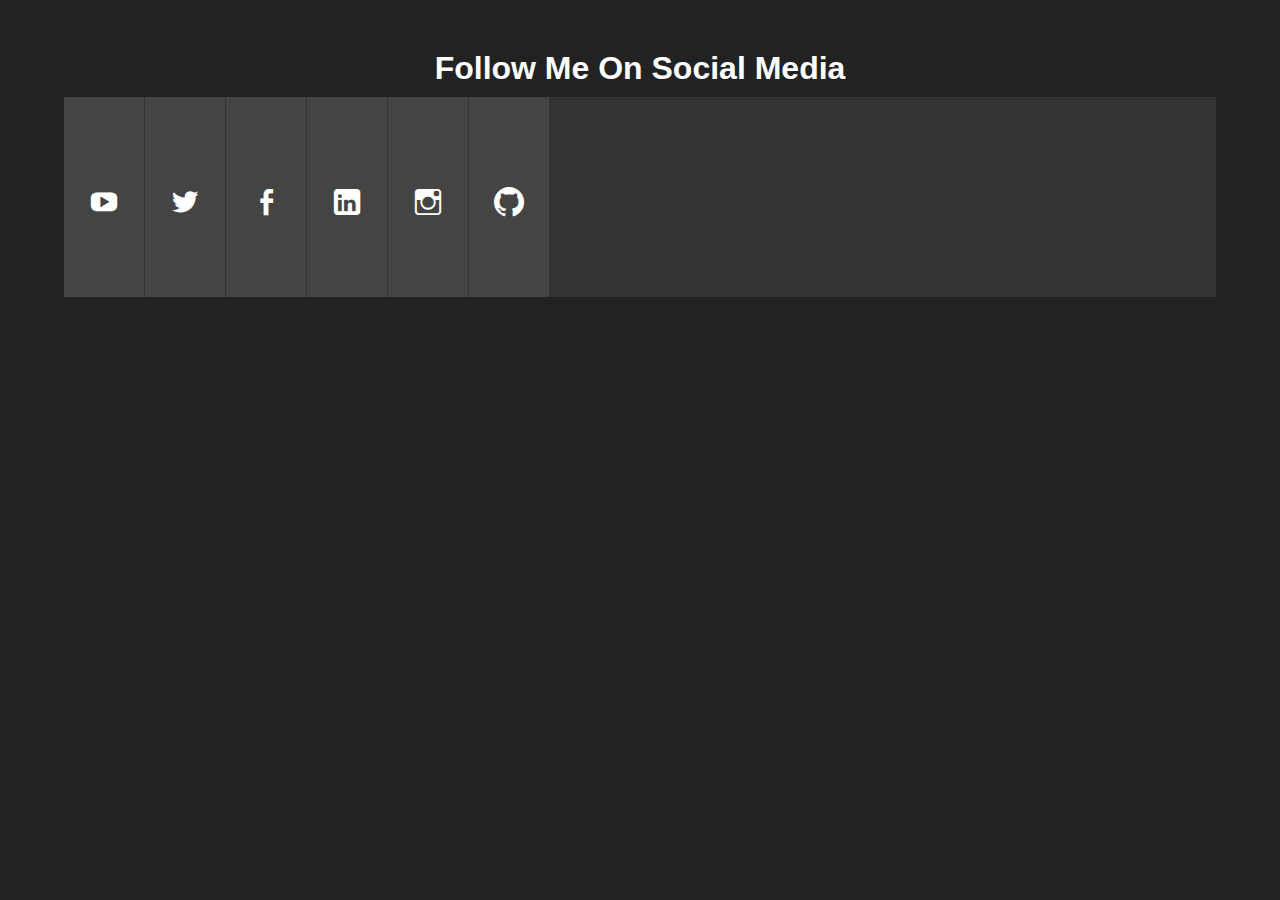
<file: HTML&CSS/Accordion Effect（手风琴效果）/index.html>
<!DOCTYPE html>
<html lang="en">
<head>
  <meta charset="UTF-8">
  <meta name="viewport" content="width=width-device, initial-scale=1.0">
  <title>Accordion Effect(手风琴效果)</title>
  <link rel="stylesheet" href="style.css">
</head>
<body>
  <div class="container">
    <header>
      <h1>Follow Me On Social Media</h1>
    </header>

    <ul class="accordion">
      <li class="tab">
        <div class="social youtube">
          <a href="https://youtube.com/Allenmind" target="_blank">Youtube</a>
        </div>
        <div class="content">
          <h1>YouTube</h1>
          <p>Follow me on YouTube for tutorials with the latest technology in webv development</p>
        </div>
      </li>
      <li class="tab">
        <div class="social twitter">
          <a href="https://twitter.com/Allenmind" target="_blank">Twitter</a>
        </div>
        <div class="content">
          <h1>Twitter</h1>
          <p>Follow me on Twitter for video and course updates, article & blog shares and more</p>
        </div>
      </li>
      <li class="tab">
        <div class="social facebook">
          <a href="https://facebook.com/Allenmind" target="_blank">Facebook</a>
        </div>
        <div class="content">
          <h1>Facebook</h1>
          <p>Follow me on Facebook to stay up to date with Traversy Media and get notified of new videos, publications, etc</p>
        </div>
      </li>
      <li class="tab">
        <div class="social linkedin">
          <a href="https://www.linkedin.com/in/Allenmind" target="_blank">LinkedIn</a>
        </div>
        <div class="content">
          <h1>LinkedIn</h1>
          <p>Connect with me on a professional level on Linkedin</p>
        </div>
      </li>
      <li class="tab">
        <div class="social instagram">
          <a href="http://instagram.com/Allenmind" target="_blank">Instagram</a>
        </div>
        <div class="content">
          <h1>Instagram</h1>
          <p>Follow me on Instragram for a more personal look into my life and work</p>
        </div>
      </li>
      <li class="tab">
        <div class="social github">
          <a href="http://github.com/Allenmind" target="_blank">Github</a>
        </div>
        <div class="content">
          <h1>Github</h1>
          <p>Check out my Github for tutorial code, my personal projects and more</p>
        </div>
      </li>
    </ul>
    
  </div>
</body>
</html>
</file>
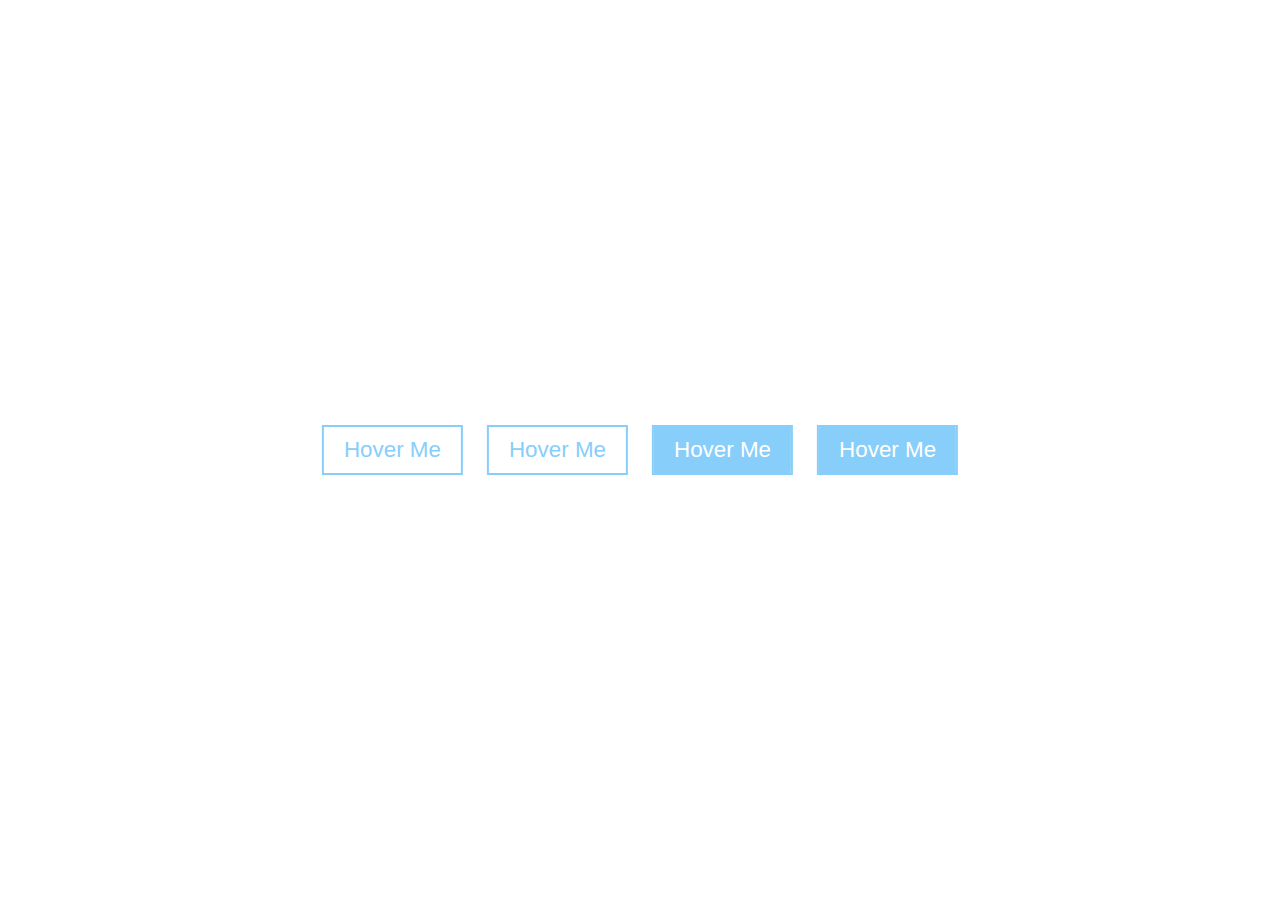
<file: HTML&CSS/Button Hover Waves Animation/index.html>
<!DOCTYPE html>
<html lang="en">
<head>
  <meta charset="UTF-8">
  <meta name="viewport" content="width=device-width, initial-scale=1.0">
  <meta http-equiv="X-UA-Compatible" content="ie=edge">
  <title>Button Hover Waves Animation（hover波浪特效）</title>
  <link rel="stylesheet" href="style.css">
</head>
<body>
  <div class="container">
    <button class="btn btn1">Hover Me</button>
    <button class="btn btn2">Hover Me</button>
    <button class="btn btn3">Hover Me</button>
    <button class="btn btn4">Hover Me</button>
  </div>
</body>
</html>
</file>
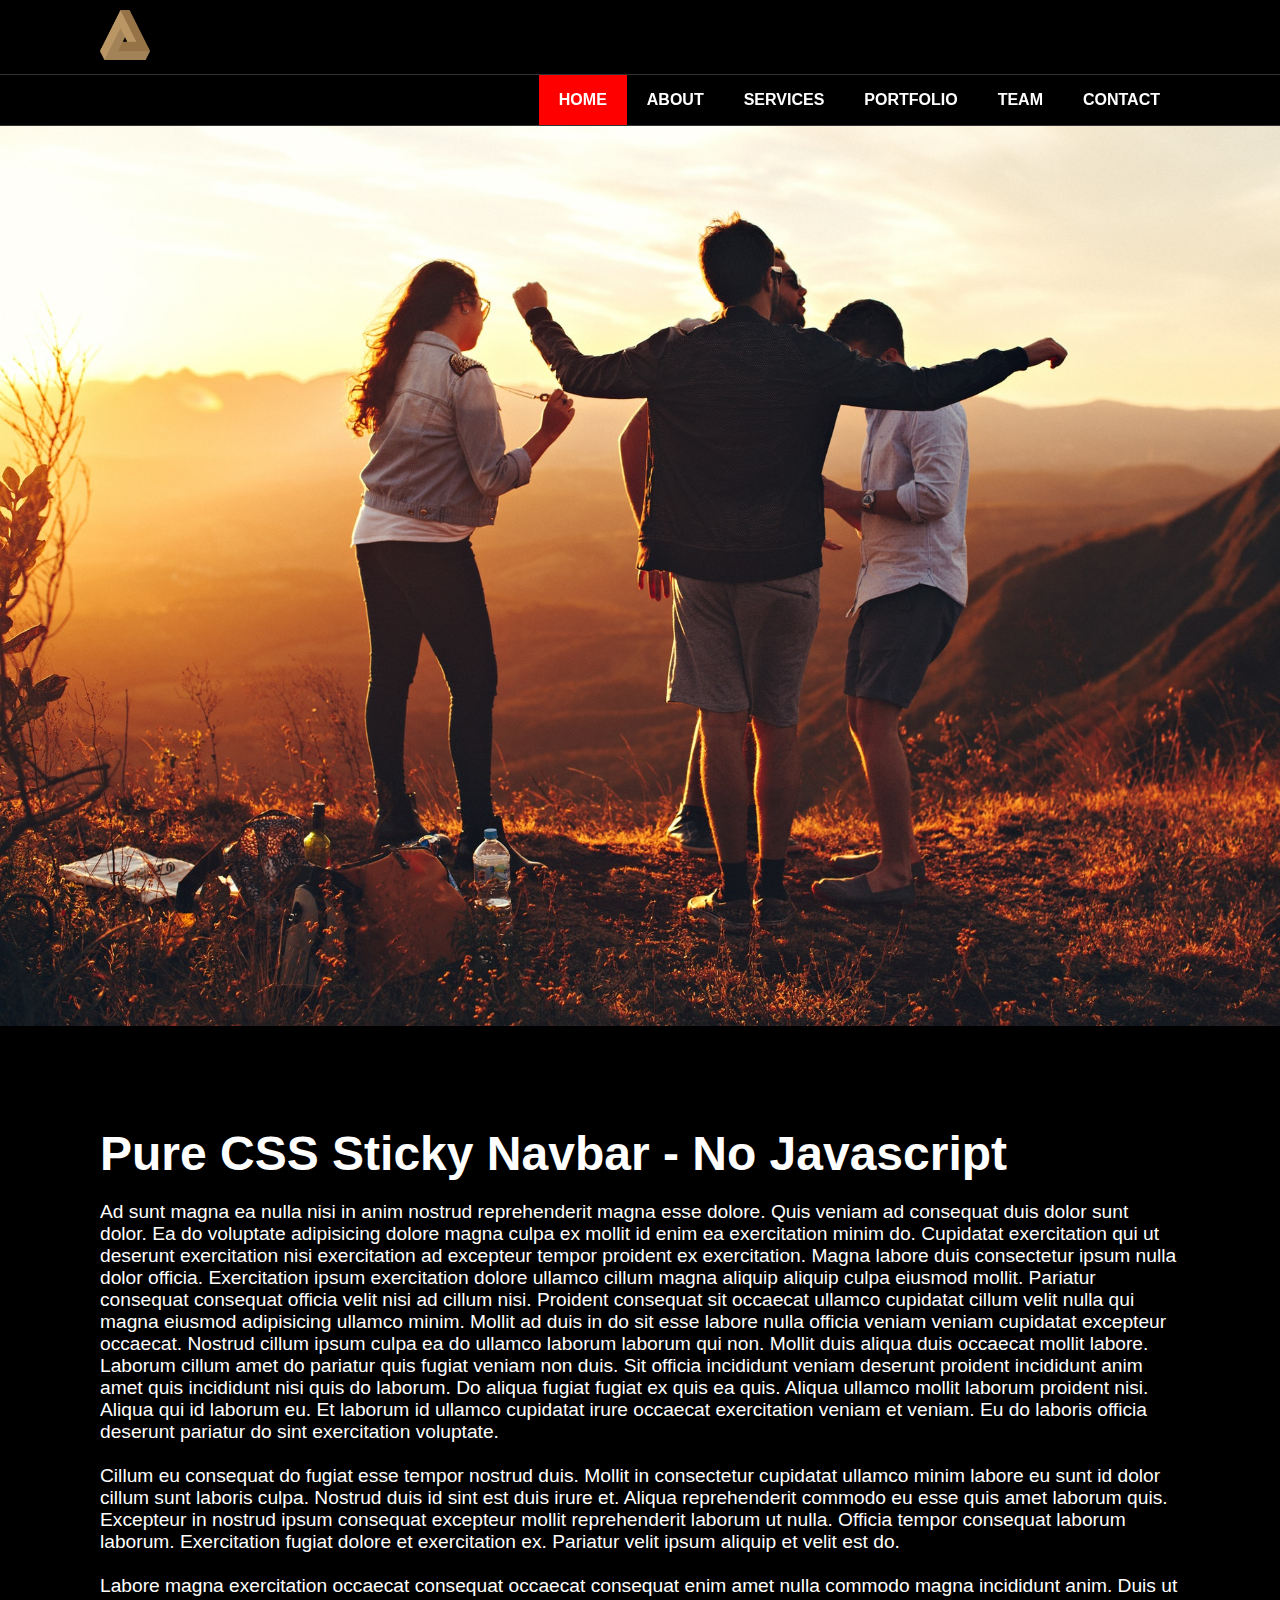
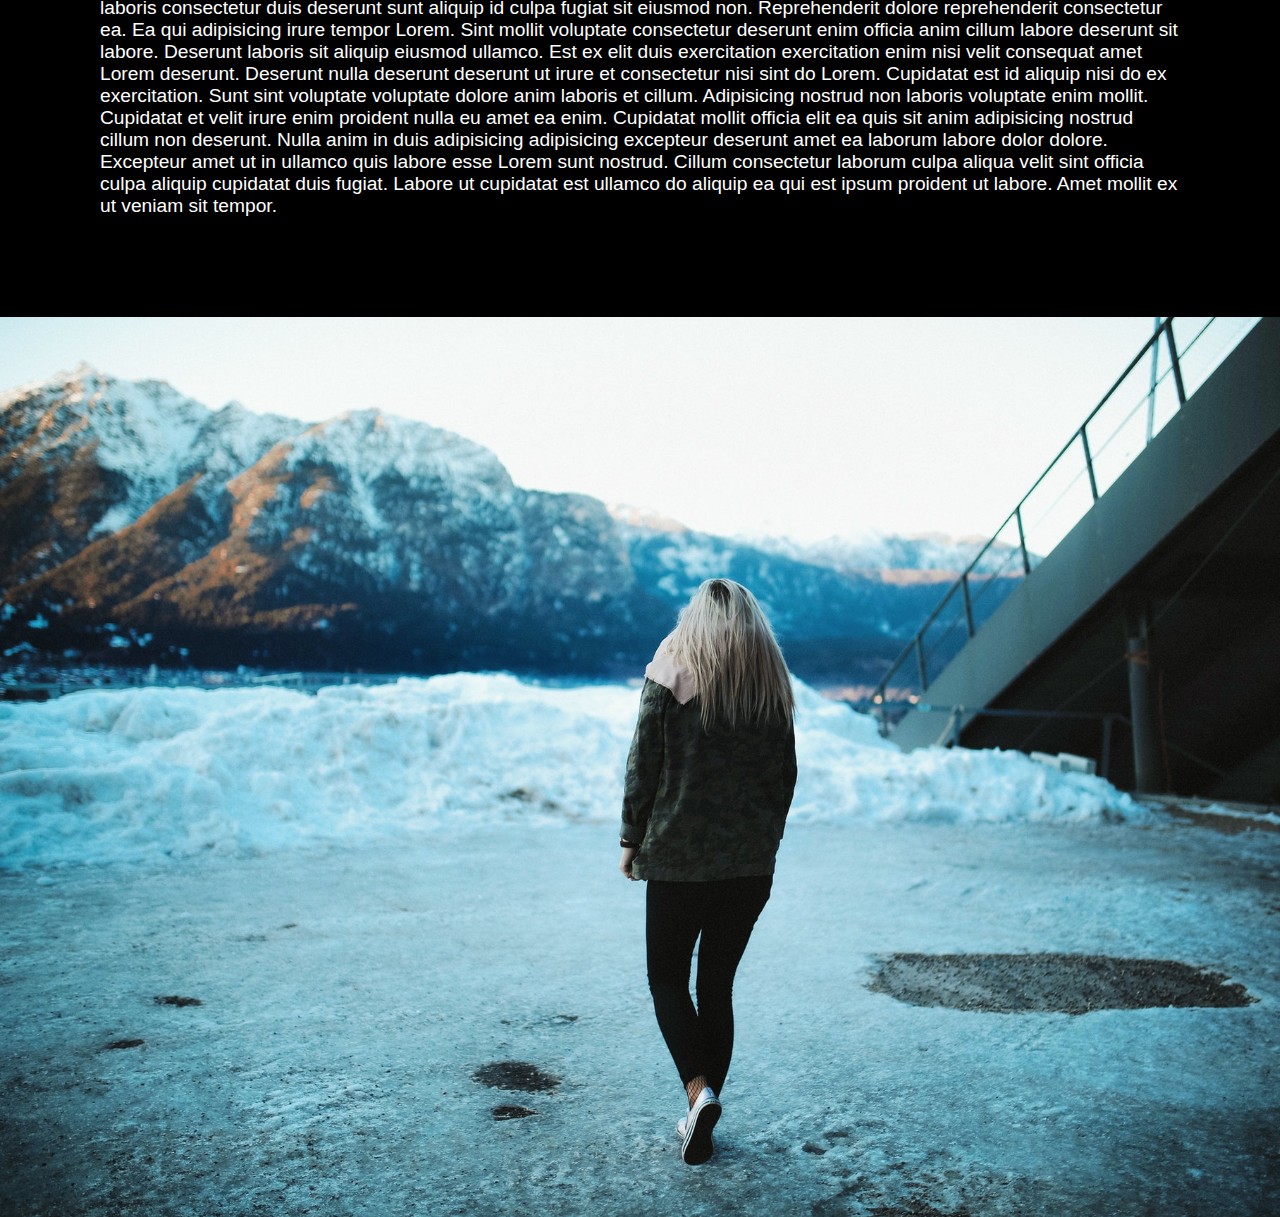
<file: HTML&CSS/Navbar Fixed Top After Scrolling/index.html>
<!DOCTYPE html>
<html lang="en">
<head>
  <meta charset="UTF-8">
  <meta name="viewport" content="width=device-width, initial-scale=1.0">
  <meta http-equiv="X-UA-Compatible" content="ie=edge">
  <title>当滚动时Navbar固定在某处</title>
  <link rel="stylesheet" href="style.css">
</head>
<body>
  <header>
    <img src="./assets/logo.png" alt="logo">
  </header>

  <nav>
    <ul>
      <li><a href="#" class="active">Home</a></li>
      <li><a href="#">About</a></li>
      <li><a href="#">Services</a></li>
      <li><a href="#">Portfolio</a></li>
      <li><a href="#">Team</a></li>
      <li><a href="#">Contact</a></li>
    </ul>
  </nav>

  <section class="sec1"></section>
  <section class="sec2">
    <h2>Pure CSS Sticky Navbar - No Javascript</h2>
    <p>Ad sunt magna ea nulla nisi in anim nostrud reprehenderit magna esse dolore. Quis veniam ad consequat duis dolor sunt dolor. Ea do voluptate adipisicing dolore magna culpa ex mollit id enim ea exercitation minim do. Cupidatat exercitation qui ut deserunt exercitation nisi exercitation ad excepteur tempor proident ex exercitation. Magna labore duis consectetur ipsum nulla dolor officia. Exercitation ipsum exercitation dolore ullamco cillum magna aliquip aliquip culpa eiusmod mollit.

Pariatur consequat consequat officia velit nisi ad cillum nisi. Proident consequat sit occaecat ullamco cupidatat cillum velit nulla qui magna eiusmod adipisicing ullamco minim. Mollit ad duis in do sit esse labore nulla officia veniam veniam cupidatat excepteur occaecat. Nostrud cillum ipsum culpa ea do ullamco laborum laborum qui non. Mollit duis aliqua duis occaecat mollit labore.

Laborum cillum amet do pariatur quis fugiat veniam non duis. Sit officia incididunt veniam deserunt proident incididunt anim amet quis incididunt nisi quis do laborum. Do aliqua fugiat fugiat ex quis ea quis.

Aliqua ullamco mollit laborum proident nisi. Aliqua qui id laborum eu. Et laborum id ullamco cupidatat irure occaecat exercitation veniam et veniam.

Eu do laboris officia deserunt pariatur do sint exercitation voluptate. <br><br>Cillum eu consequat do fugiat esse tempor nostrud duis. Mollit in consectetur cupidatat ullamco minim labore eu sunt id dolor cillum sunt laboris culpa. Nostrud duis id sint est duis irure et.

Aliqua reprehenderit commodo eu esse quis amet laborum quis. Excepteur in nostrud ipsum consequat excepteur mollit reprehenderit laborum ut nulla. Officia tempor consequat laborum laborum. Exercitation fugiat dolore et exercitation ex.

Pariatur velit ipsum aliquip et velit est do. <br><br>Labore magna exercitation occaecat consequat occaecat consequat enim amet nulla commodo magna incididunt anim. Duis ut laboris consectetur duis deserunt sunt aliquip id culpa fugiat sit eiusmod non. Reprehenderit dolore reprehenderit consectetur ea. Ea qui adipisicing irure tempor Lorem.

Sint mollit voluptate consectetur deserunt enim officia anim cillum labore deserunt sit labore. Deserunt laboris sit aliquip eiusmod ullamco. Est ex elit duis exercitation exercitation enim nisi velit consequat amet Lorem deserunt. Deserunt nulla deserunt deserunt ut irure et consectetur nisi sint do Lorem. Cupidatat est id aliquip nisi do ex exercitation. Sunt sint voluptate voluptate dolore anim laboris et cillum. Adipisicing nostrud non laboris voluptate enim mollit.

Cupidatat et velit irure enim proident nulla eu amet ea enim. Cupidatat mollit officia elit ea quis sit anim adipisicing nostrud cillum non deserunt. Nulla anim in duis adipisicing adipisicing excepteur deserunt amet ea laborum labore dolor dolore. Excepteur amet ut in ullamco quis labore esse Lorem sunt nostrud. Cillum consectetur laborum culpa aliqua velit sint officia culpa aliquip cupidatat duis fugiat. Labore ut cupidatat est ullamco do aliquip ea qui est ipsum proident ut labore. Amet mollit ex ut veniam sit tempor.</p>
  </section>
  <section class="sec3"></section>
</body>
</html>
</file>
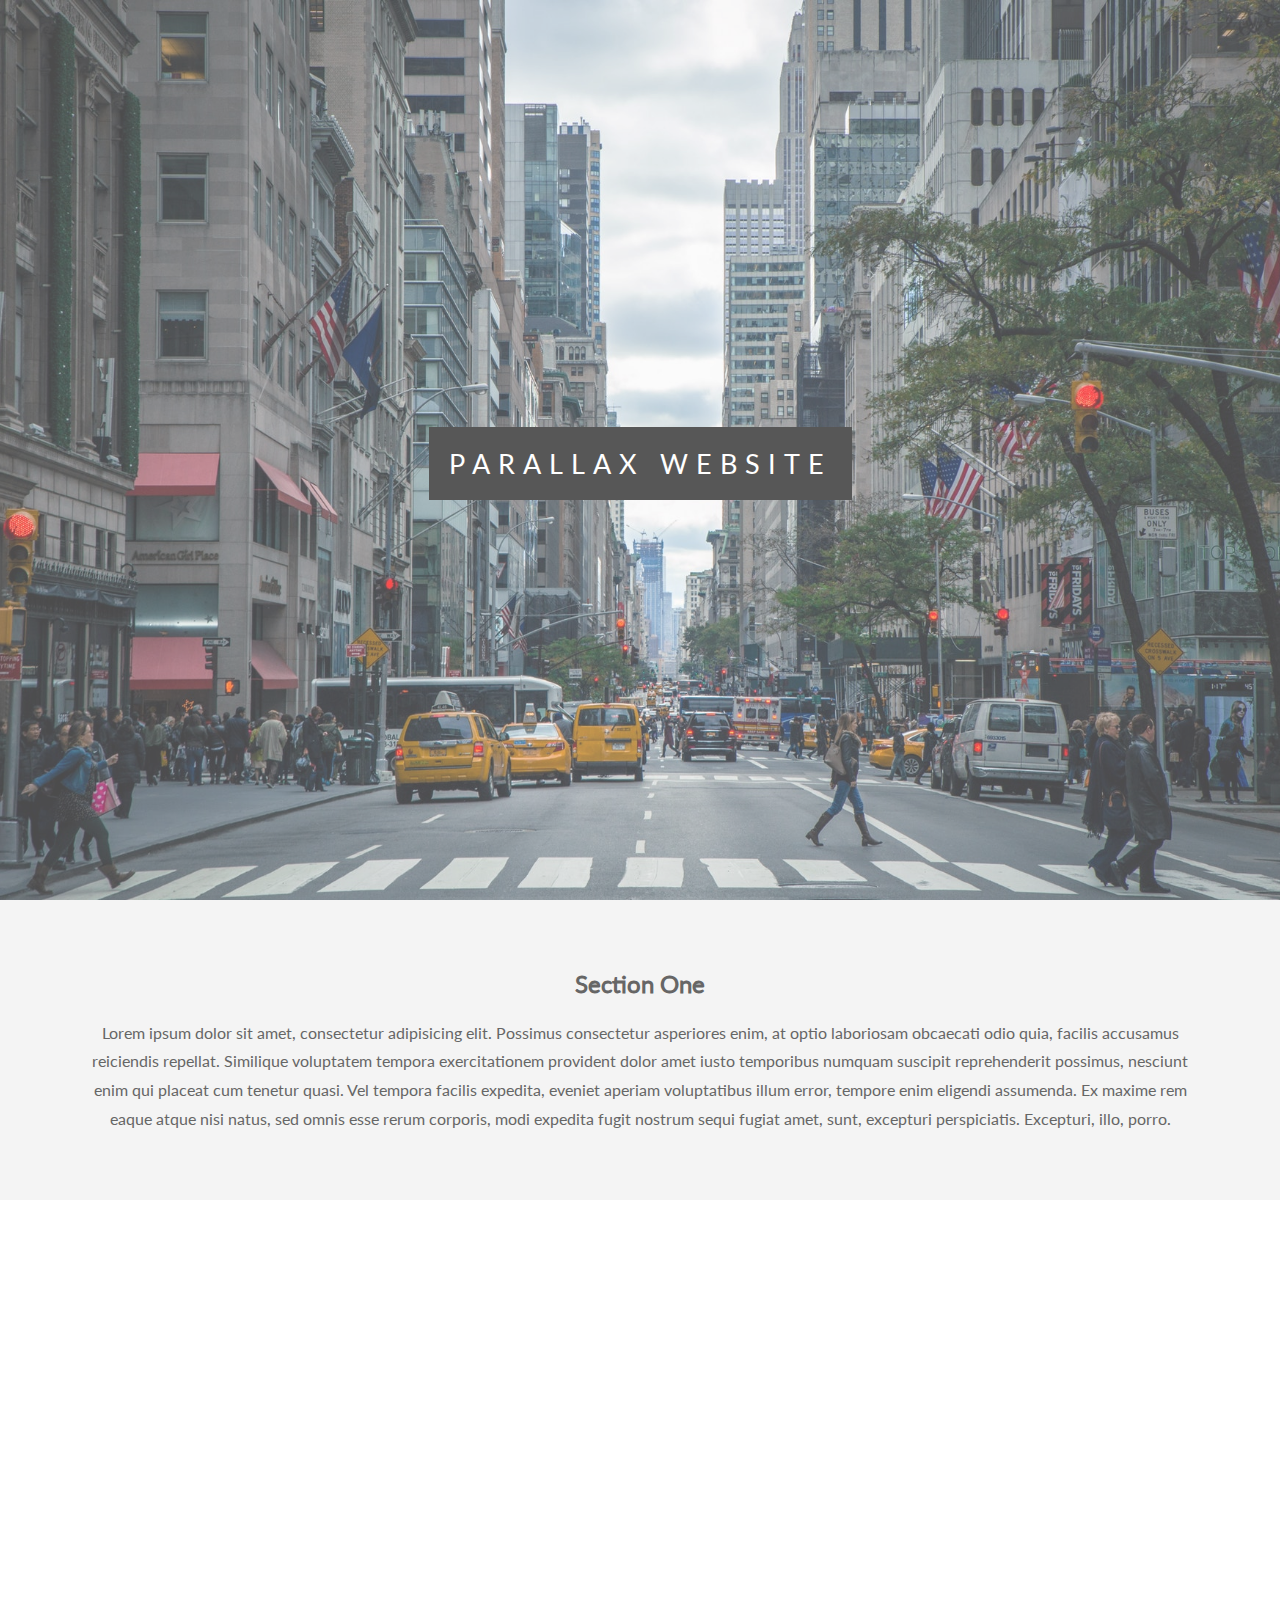
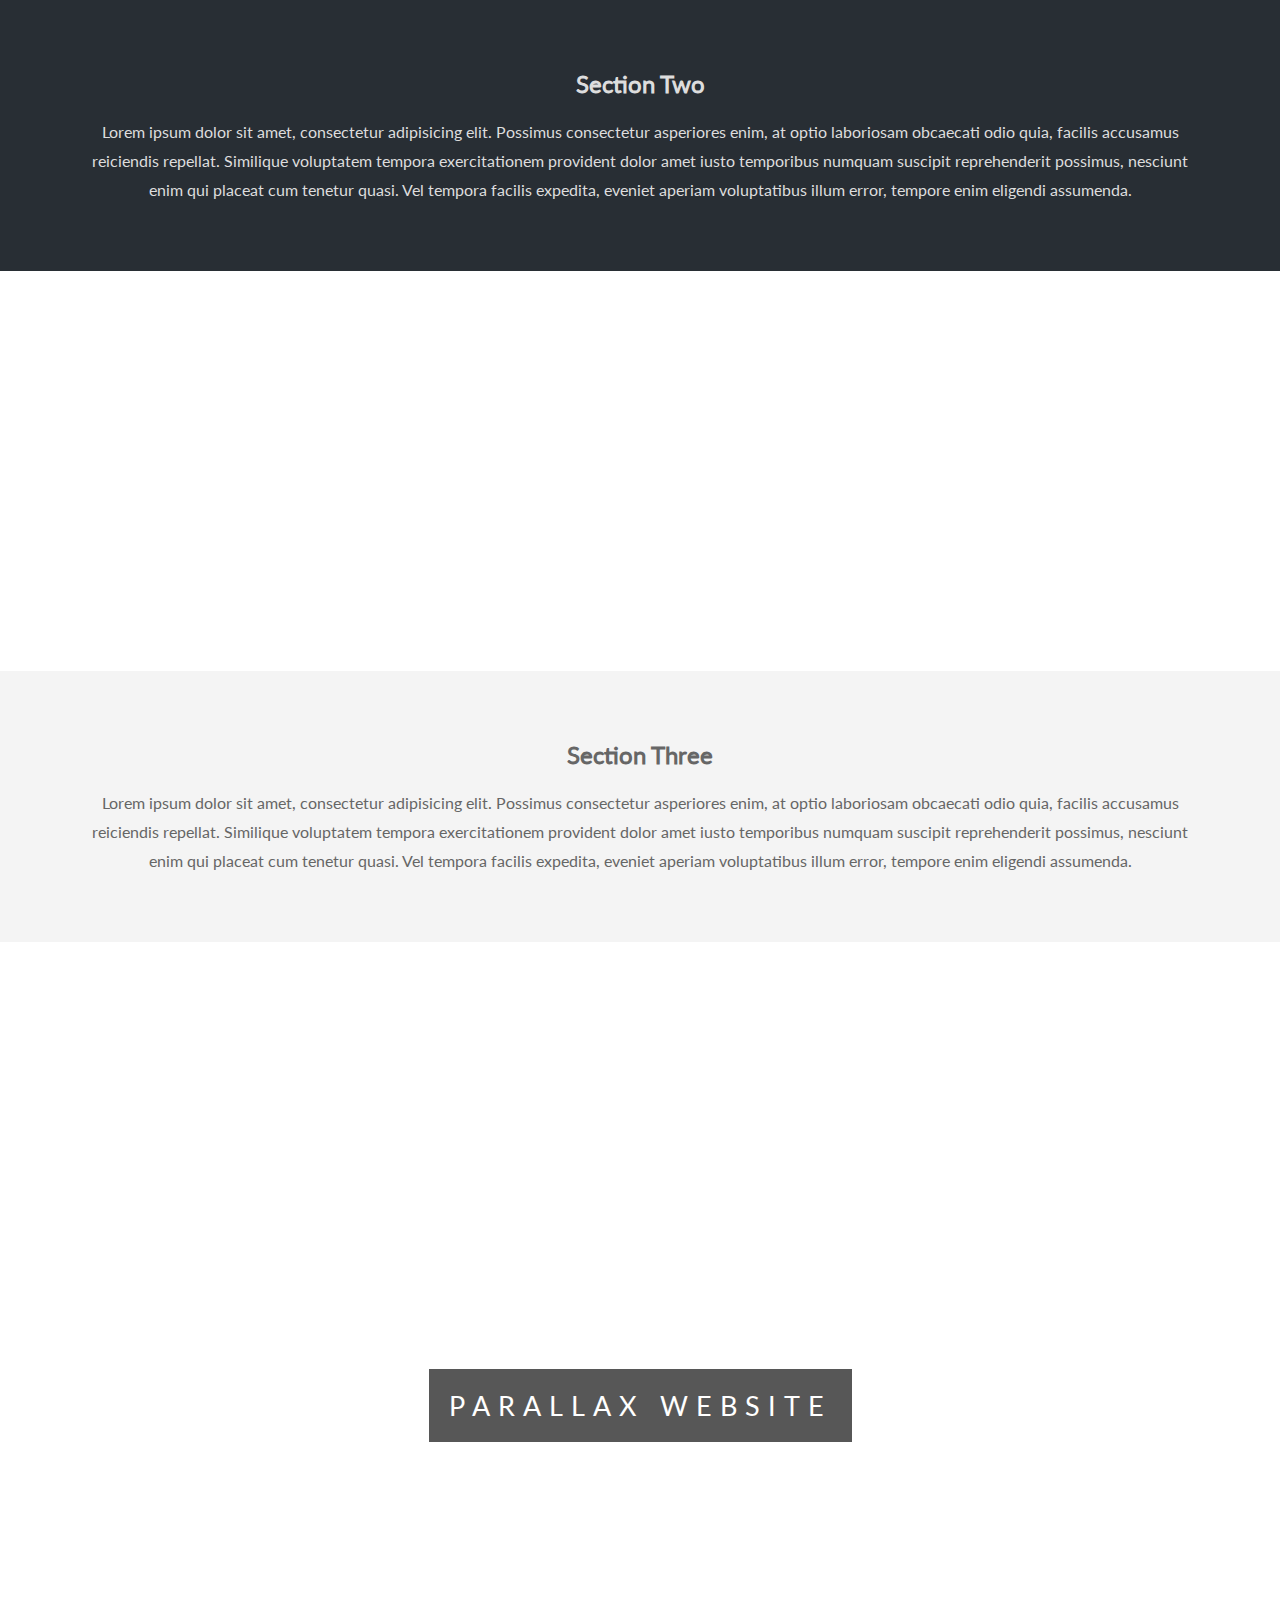
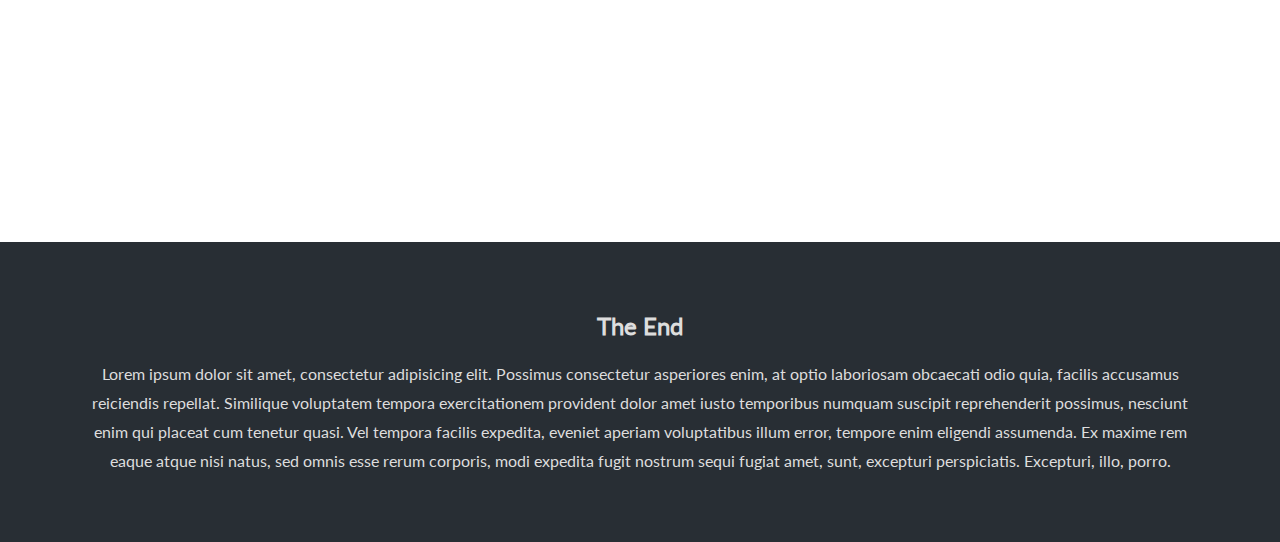
<file: HTML&CSS/ParallaxEffect LandingPage/index.html>
<!DOCTYPE html>
<html lang="en">
<head>
  <meta charset="UTF-8">
  <meta name="viewport" content="width=device-width, initial-scale=1.0">
  <title>Parallax Effect</title>
  <link rel="stylesheet" href="style.css">
</head>
<body>
  <div class="pimg1">
    <div class="ptext">
      <span class="border">
        Parallax Website
      </span>
    </div>
  </div>

  <section class="section section-light">
    <h2>Section One</h2>
    <p>Lorem ipsum dolor sit amet, consectetur adipisicing elit. Possimus consectetur asperiores enim, at optio laboriosam obcaecati odio quia, facilis accusamus reiciendis repellat. Similique voluptatem tempora exercitationem provident dolor amet iusto temporibus numquam suscipit reprehenderit possimus, nesciunt enim qui placeat cum tenetur quasi. Vel tempora facilis expedita, eveniet aperiam voluptatibus illum error, tempore enim eligendi assumenda. Ex maxime rem eaque atque nisi natus, sed omnis esse rerum corporis, modi expedita fugit nostrum sequi fugiat amet, sunt, excepturi perspiciatis. Excepturi, illo, porro.</p>
  </section>

  <div class="pimg2">
    <div class="ptext">
      <span class="border trans">
        Image Two Text
      </span>
    </div>
  </div>

  <section class="section section-dark">
    <h2>Section Two</h2>
    <p>Lorem ipsum dolor sit amet, consectetur adipisicing elit. Possimus consectetur asperiores enim, at optio laboriosam obcaecati odio quia, facilis accusamus reiciendis repellat. Similique voluptatem tempora exercitationem provident dolor amet iusto temporibus numquam suscipit reprehenderit possimus, nesciunt enim qui placeat cum tenetur quasi. Vel tempora facilis expedita, eveniet aperiam voluptatibus illum error, tempore enim eligendi assumenda.</p>
  </section>

  <div class="pimg3">
    <div class="ptext">
      <span class="border trans">
        Image Three Text
      </span>
    </div>
  </div>

  <section class="section section-light">
    <h2>Section Three</h2>
    <p>Lorem ipsum dolor sit amet, consectetur adipisicing elit. Possimus consectetur asperiores enim, at optio laboriosam obcaecati odio quia, facilis accusamus reiciendis repellat. Similique voluptatem tempora exercitationem provident dolor amet iusto temporibus numquam suscipit reprehenderit possimus, nesciunt enim qui placeat cum tenetur quasi. Vel tempora facilis expedita, eveniet aperiam voluptatibus illum error, tempore enim eligendi assumenda.</p>
  </section>

  <div class="pimg4">
    <div class="ptext">
      <span class="border">
        Parallax Website
      </span>
    </div>
  </div>

  <section class="section section-dark">
    <h2>The End</h2>
    <p>Lorem ipsum dolor sit amet, consectetur adipisicing elit. Possimus consectetur asperiores enim, at optio laboriosam obcaecati odio quia, facilis accusamus reiciendis repellat. Similique voluptatem tempora exercitationem provident dolor amet iusto temporibus numquam suscipit reprehenderit possimus, nesciunt enim qui placeat cum tenetur quasi. Vel tempora facilis expedita, eveniet aperiam voluptatibus illum error, tempore enim eligendi assumenda. Ex maxime rem eaque atque nisi natus, sed omnis esse rerum corporis, modi expedita fugit nostrum sequi fugiat amet, sunt, excepturi perspiciatis. Excepturi, illo, porro.</p>
  </section>  
</body>
</html>
</file>
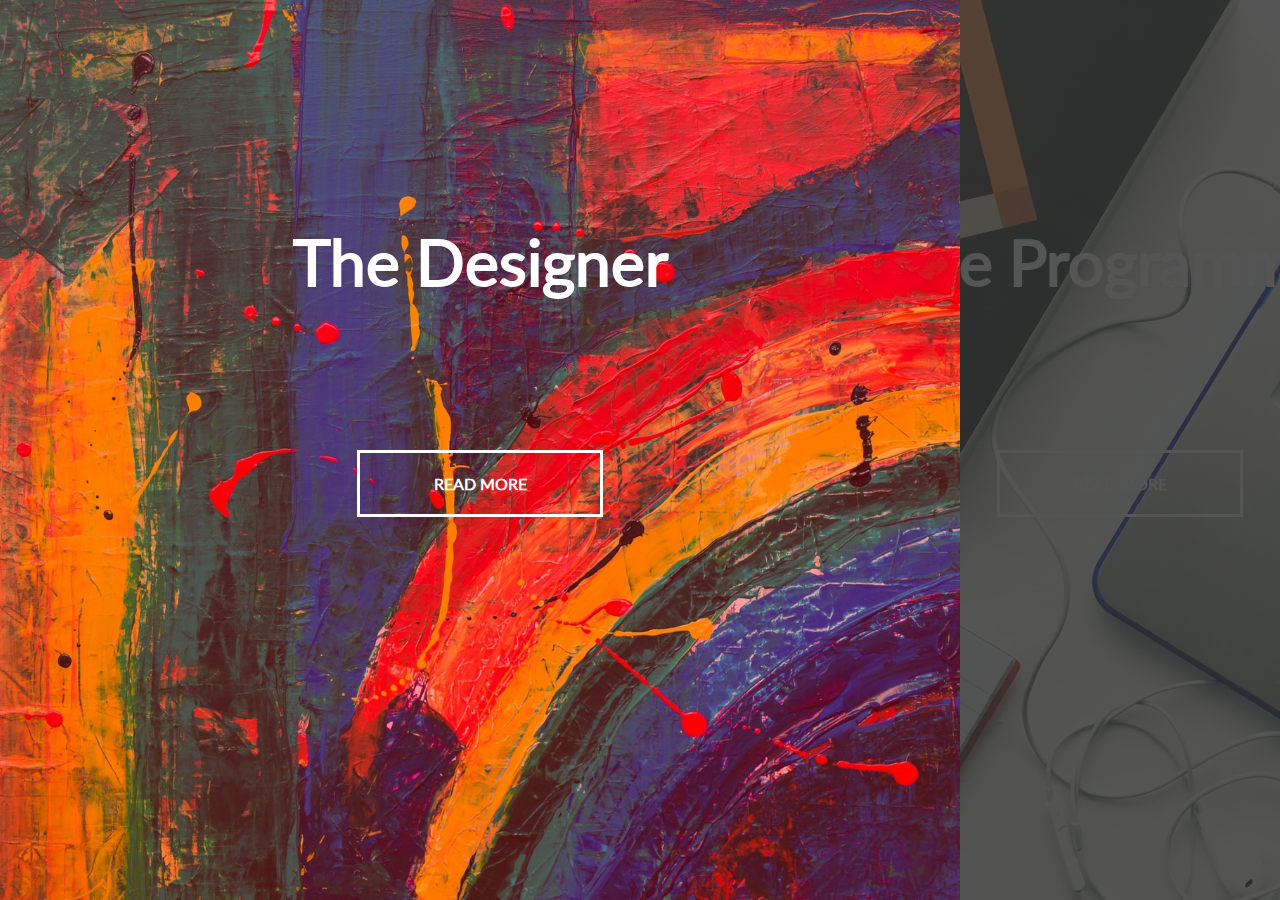
<file: HTML&CSS/Split LandingPage/index.html>
<!DOCTYPE html>
<html lang="en">
<head>
  <meta charset="UTF-8">
  <meta name="viewport" content="width=device-width initial-scale=1.0">
  <title>Split Landing Page</title>
  <link rel="stylesheet" href="style.css">
</head>
<body>
  <div class="container">
    <div class="split left">
      <h1>The Designer</h1>
      <a href="#" class="button">Read More</a>
    </div>
    <div class="split right">
      <h1>The Programmer</h1>
      <a href="#" class="button">Read More</a>
    </div>
  </div>

  <script src="index.js"></script>
</body>
</html>
</file>
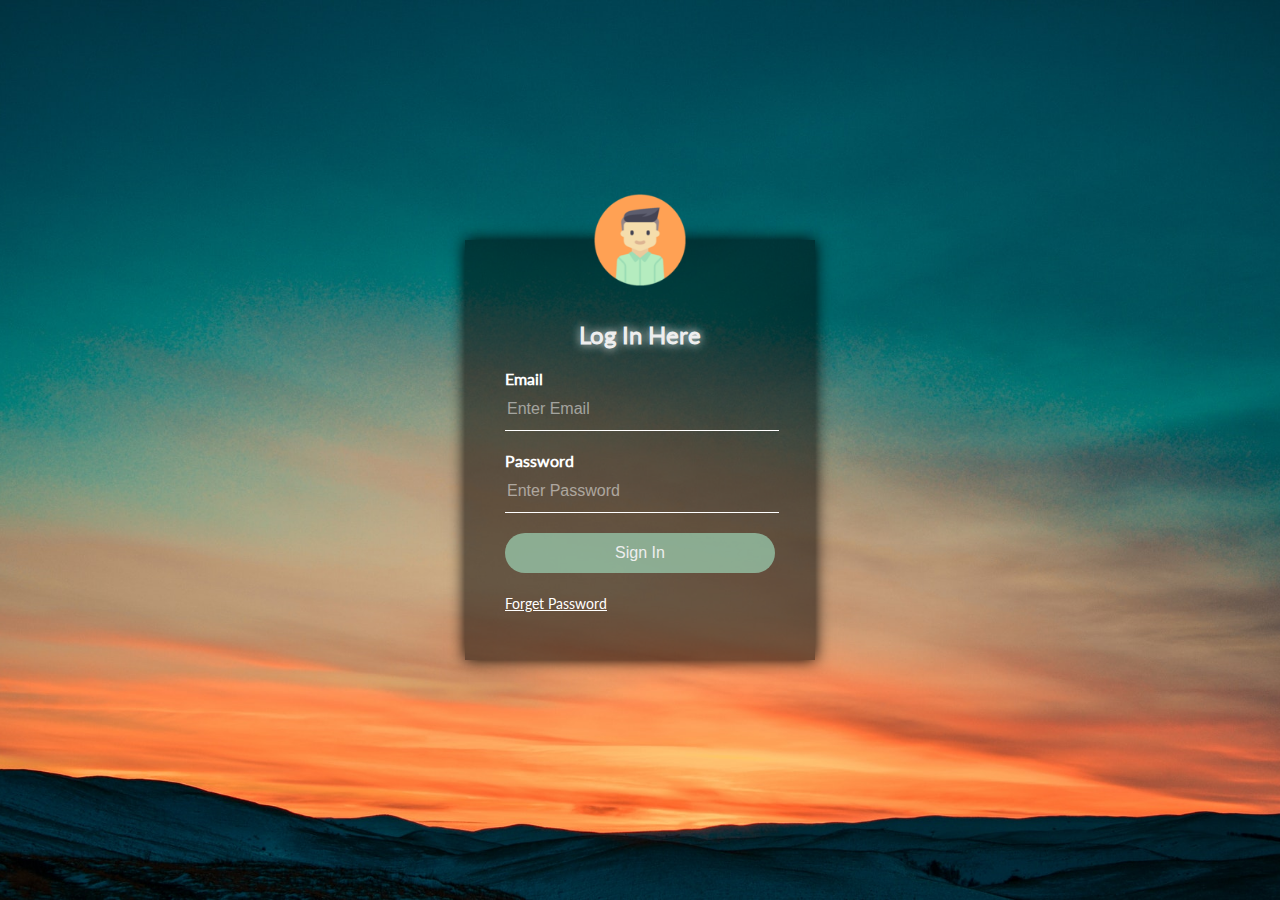
<file: HTML&CSS/Transparent Login Form/index.html>
<!DOCTYPE html>
<html lang="en">
<head>
  <meta charset="UTF-8">
  <meta name="viewport" content="width=device-width, initial-scale=1.0">
  <meta http-equiv="X-UA-Compatible" content="ie=edge">
  <title>Transparent Login Form 透明登录框</title>
  <link rel="stylesheet" href="style.css">
</head>
<body>
  <div class="loginBox">
    <img class="avatar" src="./asset/avatar.png" alt="avatar">

    <h2>Log In Here</h2>
    
    <form>
      <p>Email</p>
      <input type="text" placeholder="Enter Email">

      <p>Password</p>
      <input type="text" placeholder="Enter Password">
      
      <input type="submit" value="Sign In">

      <a href="#">Forget Password</a>
    </form>
  </div>
</body>
</html>
</file>
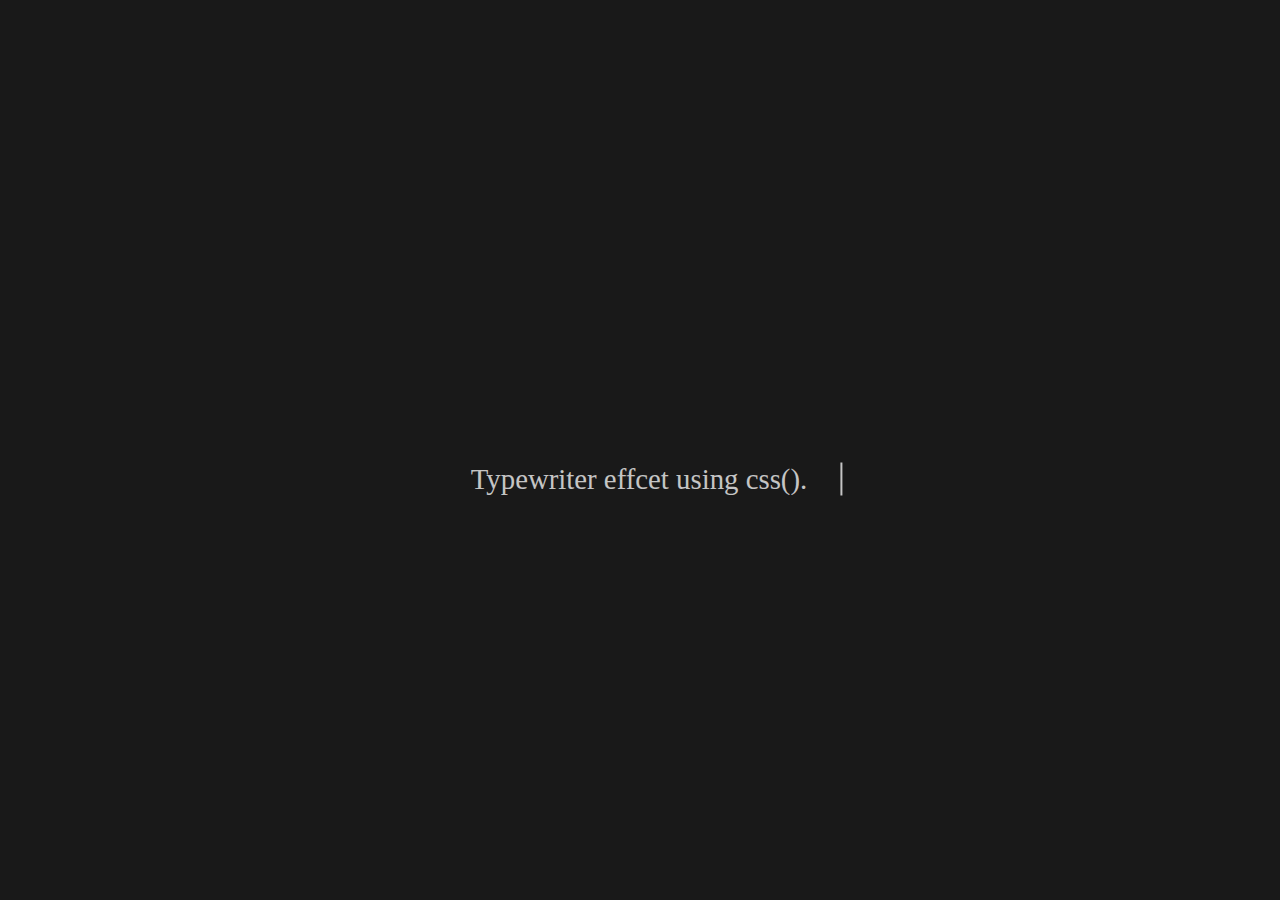
<file: HTML&CSS/TypeWriter Effect（打字机效果纯无JS）/index.html>
<!DOCTYPE html>
<html lang="en">
<head>
  <meta charset="UTF-8">
  <meta name="viewport" content="width=device-width, initial-scale=1.0">
  <meta http-equiv="X-UA-Compatible" content="ie=edge">
  <title>打字机效果（无JS）</title>
  <link rel="stylesheet" href="style.css">
</head>
<body>
  <p class="line anim-typewriter">Typewriter effcet using css().</p>
</body>
</html>
</file>
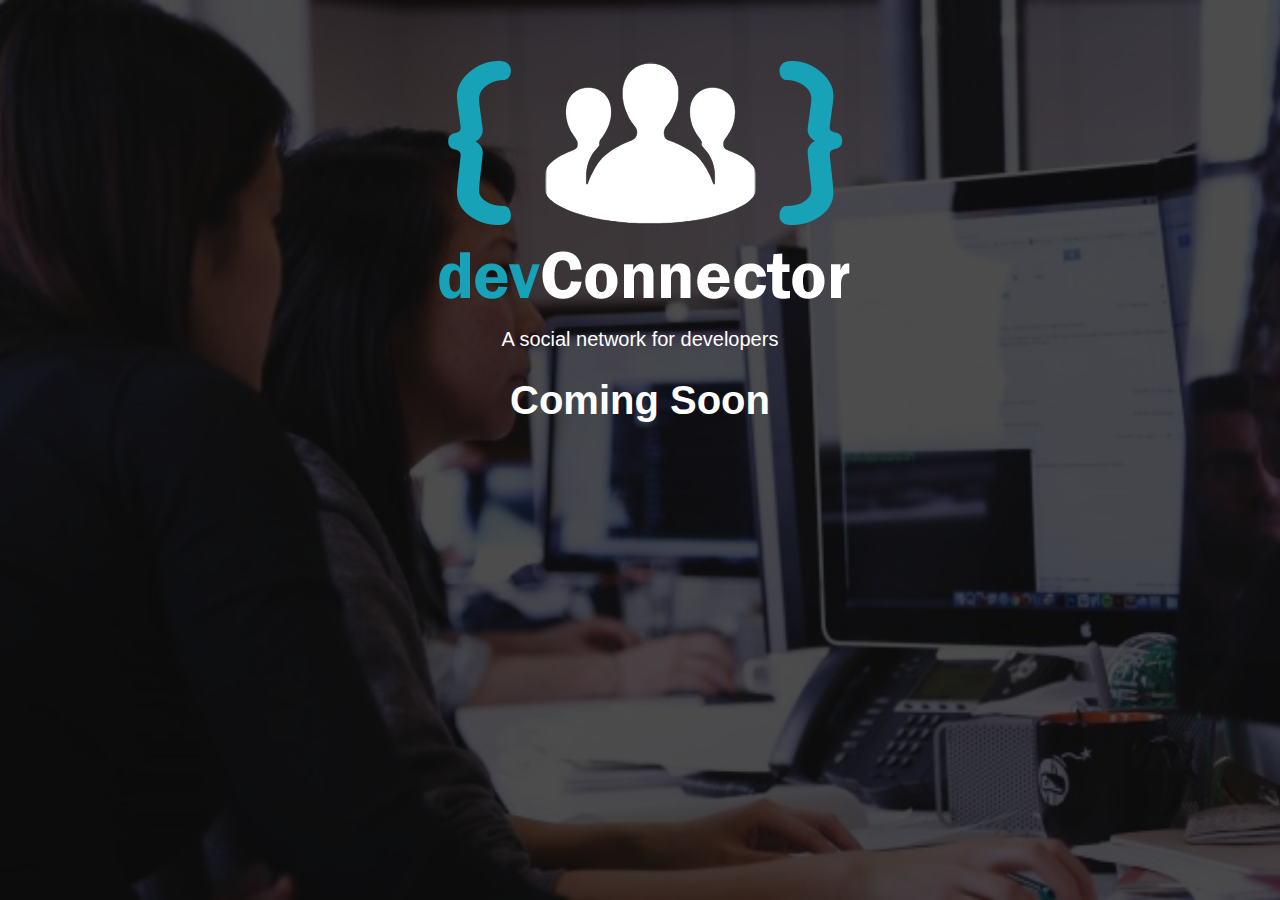
<file: PureJS/ComingSoon LandingPage/index.html>
<!DOCTYPE html>
<html lang="en">
<head>
  <meta charset="UTF-8">
  <meta name="viewport" content="width=device-width, initial-scale=1.0">
  <title>Coming Soon</title>
  <link rel="stylesheet" href="style.css">
  <link rel="shortcut icon" type="image/x-icon" href="asset/favicon.ico">
</head>
<body>
  <section class="landing">
    <div class="landing-inner">
      <img src="asset/logo.png" alt="Logo">
      <p>A social network for developers</p>
      <h1 class="comingsoon">Coming Soon</h1>
      <div class="countdown"></div>
    </div>
  </section>

  <script src="index.js"></script>
</body>
</html>
</file>
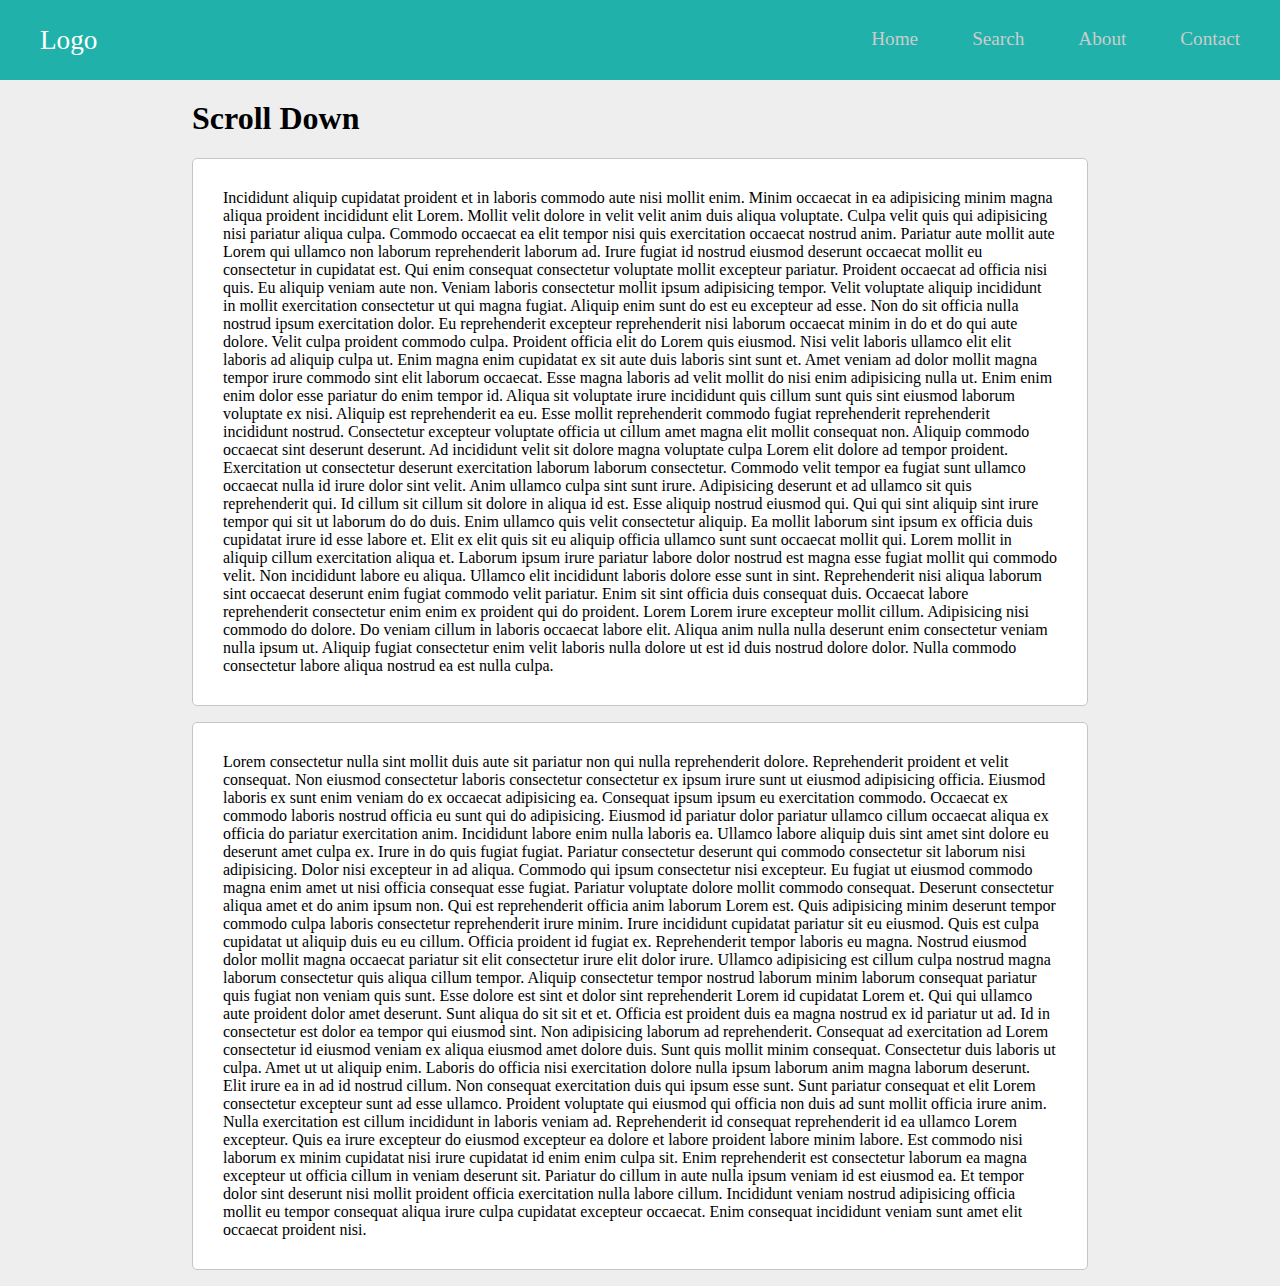
<file: PureJS/Hide Menu On Scroll/index.html>
<!DOCTYPE html>
<html lang="en">
<head>
  <meta charset="UTF-8">
  <meta name="viewport" content="width=device-width, initial-scale=1.0">
  <meta http-equiv="X-UA-Compatible" content="ie=edge">
  <title>滚动隐藏Header以及hover动画</title>
  <link rel="stylesheet" href="style.css">
</head>
<body>
  <div class="container">
    <header id="navbar">
      <div id="logo">Logo</div>
      <ul id="menu">
          <li><a href="#">Home</a></li>
          <li><a href="#">Search</a></li>
          <li><a href="#">About</a></li>
          <li><a href="#">Contact</a></li>
        </ul>
    </header>
    
    <div class="content">
      <h1>Scroll Down</h1>

      <p>Incididunt aliquip cupidatat proident et in laboris commodo aute nisi mollit enim. Minim occaecat in ea adipisicing minim magna aliqua proident incididunt elit Lorem. Mollit velit dolore in velit velit anim duis aliqua voluptate. Culpa velit quis qui adipisicing nisi pariatur aliqua culpa. Commodo occaecat ea elit tempor nisi quis exercitation occaecat nostrud anim. Pariatur aute mollit aute Lorem qui ullamco non laborum reprehenderit laborum ad.

Irure fugiat id nostrud eiusmod deserunt occaecat mollit eu consectetur in cupidatat est. Qui enim consequat consectetur voluptate mollit excepteur pariatur. Proident occaecat ad officia nisi quis.

Eu aliquip veniam aute non. Veniam laboris consectetur mollit ipsum adipisicing tempor. Velit voluptate aliquip incididunt in mollit exercitation consectetur ut qui magna fugiat. Aliquip enim sunt do est eu excepteur ad esse. Non do sit officia nulla nostrud ipsum exercitation dolor. Eu reprehenderit excepteur reprehenderit nisi laborum occaecat minim in do et do qui aute dolore.

Velit culpa proident commodo culpa. Proident officia elit do Lorem quis eiusmod. Nisi velit laboris ullamco elit elit laboris ad aliquip culpa ut. Enim magna enim cupidatat ex sit aute duis laboris sint sunt et. Amet veniam ad dolor mollit magna tempor irure commodo sint elit laborum occaecat. Esse magna laboris ad velit mollit do nisi enim adipisicing nulla ut.

Enim enim enim dolor esse pariatur do enim tempor id. Aliqua sit voluptate irure incididunt quis cillum sunt quis sint eiusmod laborum voluptate ex nisi. Aliquip est reprehenderit ea eu. Esse mollit reprehenderit commodo fugiat reprehenderit reprehenderit incididunt nostrud.

Consectetur excepteur voluptate officia ut cillum amet magna elit mollit consequat non. Aliquip commodo occaecat sint deserunt deserunt. Ad incididunt velit sit dolore magna voluptate culpa Lorem elit dolore ad tempor proident.

Exercitation ut consectetur deserunt exercitation laborum laborum consectetur. Commodo velit tempor ea fugiat sunt ullamco occaecat nulla id irure dolor sint velit. Anim ullamco culpa sint sunt irure. Adipisicing deserunt et ad ullamco sit quis reprehenderit qui. Id cillum sit cillum sit dolore in aliqua id est. Esse aliquip nostrud eiusmod qui. Qui qui sint aliquip sint irure tempor qui sit ut laborum do do duis.

Enim ullamco quis velit consectetur aliquip. Ea mollit laborum sint ipsum ex officia duis cupidatat irure id esse labore et. Elit ex elit quis sit eu aliquip officia ullamco sunt sunt occaecat mollit qui. Lorem mollit in aliquip cillum exercitation aliqua et.

Laborum ipsum irure pariatur labore dolor nostrud est magna esse fugiat mollit qui commodo velit. Non incididunt labore eu aliqua. Ullamco elit incididunt laboris dolore esse sunt in sint. Reprehenderit nisi aliqua laborum sint occaecat deserunt enim fugiat commodo velit pariatur. Enim sit sint officia duis consequat duis. Occaecat labore reprehenderit consectetur enim enim ex proident qui do proident.

Lorem Lorem irure excepteur mollit cillum. Adipisicing nisi commodo do dolore. Do veniam cillum in laboris occaecat labore elit. Aliqua anim nulla nulla deserunt enim consectetur veniam nulla ipsum ut. Aliquip fugiat consectetur enim velit laboris nulla dolore ut est id duis nostrud dolore dolor. Nulla commodo consectetur labore aliqua nostrud ea est nulla culpa.</p>

      <p>Lorem consectetur nulla sint mollit duis aute sit pariatur non qui nulla reprehenderit dolore. Reprehenderit proident et velit consequat. Non eiusmod consectetur laboris consectetur consectetur ex ipsum irure sunt ut eiusmod adipisicing officia. Eiusmod laboris ex sunt enim veniam do ex occaecat adipisicing ea. Consequat ipsum ipsum eu exercitation commodo. Occaecat ex commodo laboris nostrud officia eu sunt qui do adipisicing.

Eiusmod id pariatur dolor pariatur ullamco cillum occaecat aliqua ex officia do pariatur exercitation anim. Incididunt labore enim nulla laboris ea. Ullamco labore aliquip duis sint amet sint dolore eu deserunt amet culpa ex. Irure in do quis fugiat fugiat. Pariatur consectetur deserunt qui commodo consectetur sit laborum nisi adipisicing. Dolor nisi excepteur in ad aliqua.

Commodo qui ipsum consectetur nisi excepteur. Eu fugiat ut eiusmod commodo magna enim amet ut nisi officia consequat esse fugiat. Pariatur voluptate dolore mollit commodo consequat.

Deserunt consectetur aliqua amet et do anim ipsum non. Qui est reprehenderit officia anim laborum Lorem est. Quis adipisicing minim deserunt tempor commodo culpa laboris consectetur reprehenderit irure minim.

Irure incididunt cupidatat pariatur sit eu eiusmod. Quis est culpa cupidatat ut aliquip duis eu eu cillum. Officia proident id fugiat ex. Reprehenderit tempor laboris eu magna. Nostrud eiusmod dolor mollit magna occaecat pariatur sit elit consectetur irure elit dolor irure. Ullamco adipisicing est cillum culpa nostrud magna laborum consectetur quis aliqua cillum tempor.

Aliquip consectetur tempor nostrud laborum minim laborum consequat pariatur quis fugiat non veniam quis sunt. Esse dolore est sint et dolor sint reprehenderit Lorem id cupidatat Lorem et. Qui qui ullamco aute proident dolor amet deserunt. Sunt aliqua do sit sit et et. Officia est proident duis ea magna nostrud ex id pariatur ut ad.

Id in consectetur est dolor ea tempor qui eiusmod sint. Non adipisicing laborum ad reprehenderit. Consequat ad exercitation ad Lorem consectetur id eiusmod veniam ex aliqua eiusmod amet dolore duis. Sunt quis mollit minim consequat. Consectetur duis laboris ut culpa. Amet ut ut aliquip enim.

Laboris do officia nisi exercitation dolore nulla ipsum laborum anim magna laborum deserunt. Elit irure ea in ad id nostrud cillum. Non consequat exercitation duis qui ipsum esse sunt. Sunt pariatur consequat et elit Lorem consectetur excepteur sunt ad esse ullamco. Proident voluptate qui eiusmod qui officia non duis ad sunt mollit officia irure anim. Nulla exercitation est cillum incididunt in laboris veniam ad.

Reprehenderit id consequat reprehenderit id ea ullamco Lorem excepteur. Quis ea irure excepteur do eiusmod excepteur ea dolore et labore proident labore minim labore. Est commodo nisi laborum ex minim cupidatat nisi irure cupidatat id enim enim culpa sit. Enim reprehenderit est consectetur laborum ea magna excepteur ut officia cillum in veniam deserunt sit. Pariatur do cillum in aute nulla ipsum veniam id est eiusmod ea.

Et tempor dolor sint deserunt nisi mollit proident officia exercitation nulla labore cillum. Incididunt veniam nostrud adipisicing officia mollit eu tempor consequat aliqua irure culpa cupidatat excepteur occaecat. Enim consequat incididunt veniam sunt amet elit occaecat proident nisi.</p>
    </div>
  </div>

  <script src="index.js"></script>
</body>
</html>
</file>
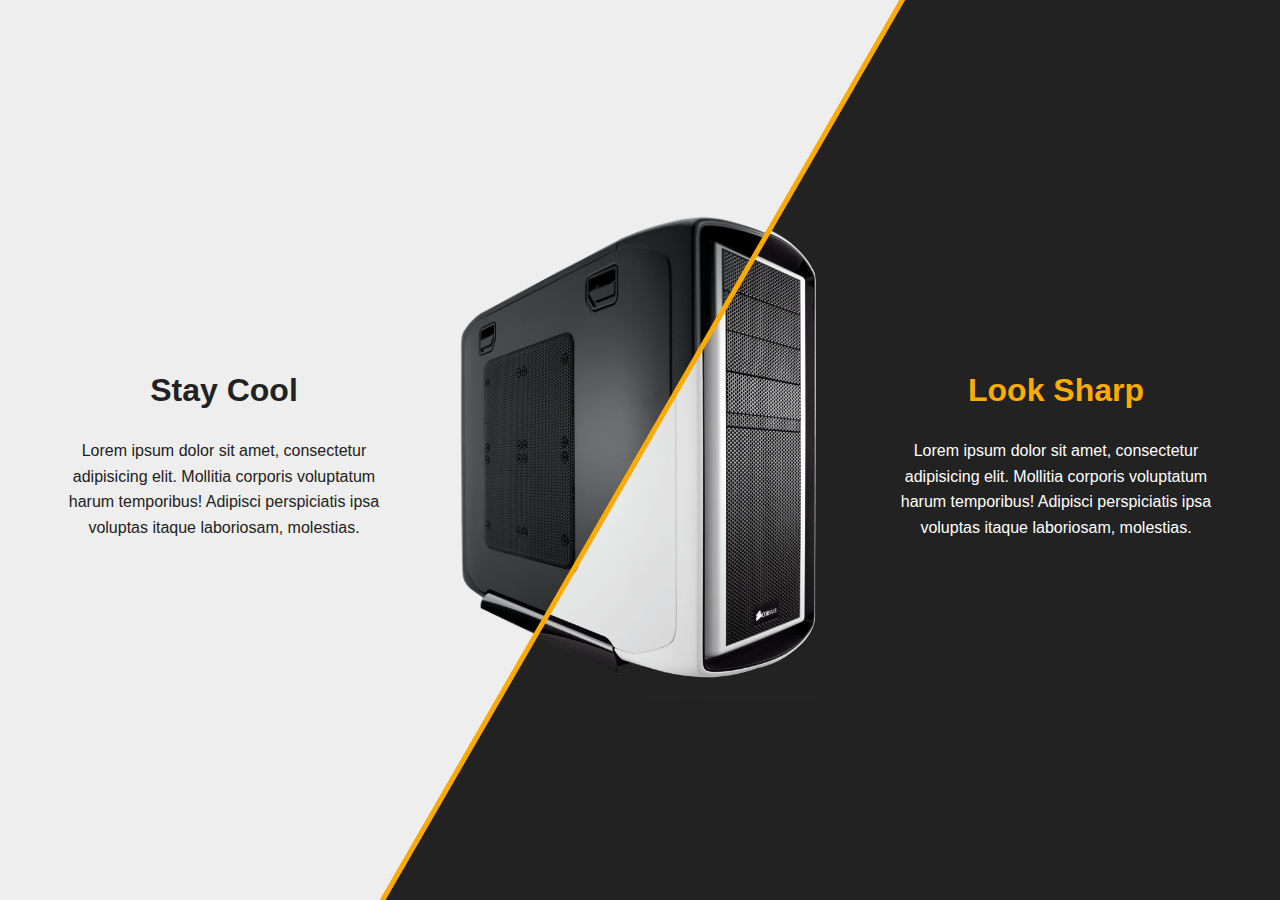
<file: PureJS/Split Screen Slider/index.html>
<!DOCTYPE html>
<html lang="en">
<head>
  <meta charset="UTF-8">
  <meta name="viewport" content="width=device-width, initial-scale=1.0">
  <title>Split Screen Slider</title>
  <link rel="stylesheet" href="style.css">
</head>
<body>
  <section id="wrapper" class="skewed">
    <!-- 底层（黑色部分） -->
    <div class="layer bottom">
      <div class="content-wrap">
        <div class="content-body">
          <h1>Look Sharp</h1>
          <p>Lorem ipsum dolor sit amet, consectetur adipisicing elit. Mollitia corporis voluptatum harum temporibus! Adipisci perspiciatis ipsa voluptas itaque laboriosam, molestias.</p>
        </div>
        <img src="asset/pc1.png" alt="img1">
      </div>
    </div>

    <!-- 顶层（白色部分） -->
    <div class="layer top">
      <div class="content-wrap">
        <div class="content-body">
          <h1>Stay Cool</h1>
          <p>Lorem ipsum dolor sit amet, consectetur adipisicing elit. Mollitia corporis voluptatum harum temporibus! Adipisci perspiciatis ipsa voluptas itaque laboriosam, molestias.</p>
        </div>
        <img src="asset/pc2.png" alt="img1">
      </div>
    </div>
    
    <!-- 分界线 -->
    <div class="handle"></div>
  </section>
  
  <script src="index.js"></script>
</body>
</html>
</file>
<file: HTML&CSS/Accordion Effect（手风琴效果）/style.css>
* {
  margin: 0;
  padding: 0;
  border: 0;
}

body {
  background-color: #222;
  font-family: Arial, Helvetica, sans-serif;
}

@font-face {
  font-family: 'Genericons';
  src: url('asset/genericons-regular-webfont.woff')format('woff'),
      url('asset/genericons-regular-webfont.eot')format('truetype');
}

.container {
  margin: 50px auto;
  width: 90%;
}

header h1 {
  color: #fff;
  margin-bottom: 10px;
  text-align: center;
}

/* 手风琴整体 */
.accordion {
  background: #333;
  width: 100%;
  min-width: 800px;
  display: block;
  list-style-type: none;
  overflow: hidden;
  height: 200px;
  font-size: 0;
}

/* 某一项的样式 */
.tab {
  display: inline-block;
  background-color: #444;
  border-right: 1px solid #333;
  width: 80px;
  height: 200px;
  overflow: hidden;
  position: relative;
  margin: 0;
  transition: all 0.5s ease-in-out 0.1s;
}

/* 鼠标hover时，整项的宽度变宽，把内容部分显示出来 */
.tab:hover {
  width: 450px;
}

/* 鼠标hover时，黑色部分左移 */
.tab:hover .social a::before {
  margin-left: -100px;
}

/* 鼠标hover时，有颜色的部分左移 */
.tab:hover .social a::after {
  margin-left: -5px;
}

/* 内容部分的样式 */
.tab .content {
  background: #fff;
  width: 360px;
  height: 200px;
  margin-left: 80px;
  position: relative;
  padding: 50px 0 0 15px;
}

.tab .content h1 {
  font-size: 2.5rem;
  margin-bottom: 10px;
}

.tab .content p {
  font-size: 0.85rem;
  line-height: 1.4rem;
  padding-right: 30px;
}

/* 灰色部分和有颜色的部分的样式 */
/* ::before是灰色的状态 */
/* ::after是有颜色的状态（hover） */
.social a::before,
.social a::after {
  width: 80px;
  height: 200px;
  position: absolute;
  text-indent: 0;  /* * */
  display: block;
  padding-top: 90px;
  padding-left: 25px;
  font: normal 30px Genericons;  /* * */
  color: #fff; 
  transition: all 0.4s ease-in-out 0.1s;
}

.social a::after {
  font-size: 48px;
  padding-left: 20px;
  padding-top: 80px;
  margin-left: 85px;
}

/* 添加图标 */
.youtube a::before,
.youtube a::after {
  content: '\f213';
}

.youtube a::after {
  background-color: #ff0000;
}

.twitter a::before,
.twitter a::after {
  content: '\f202';
}
.twitter a::after {
  background-color: #6dc5dd;
}

.facebook a::before,
.facebook a::after {
  content: '\f204';
}
.facebook a::after {
  background-color: #3b5998;
}

.linkedin a::before,
.linkedin a::after {
  content: '\f208';
}
.linkedin a::after {
  background-color: #00a9cd;
}

.instagram a::before,
.instagram a::after {
  content: '\f215';
}
.instagram a::after {
  background-color: #6dc993;
}

.github a::before,
.github a::after {
  content: '\f200';
}
.github a::after {
  background-color: #6e5494;
}

@media(max-width: 950px) {
  .container {
    width: 70%;
  }

  .tab {
    display: block;
    width: 100%;
    border-bottom: 3px solid #333;
  }

  .accordion {
    display: block;
    min-width: 450px;
    height: auto;
  }

  .tab .content {
    width: 85%;
  }

  .tab:hover {
    width: 100%;
  }
}

@media(max-width: 680px) {
  .container {
    width: 95%;
  }

  .accordion {
    width: 100%;
    min-width: 350px;
  }
}
</file>
<file: HTML&CSS/Button Hover Waves Animation/style.css>
body {
  margin: 0;
  padding: 0;
}

.container {
  position: absolute;
  top: 50%;
  left: 50%;
  transform: translate(-50%, -50%);
}

.btn {
  border: 0;
  outline: 0;
  background: transparent;
  border: 2px solid lightskyblue;
  padding: 10px 20px;
  font-size: 1.4rem;
  transition: all 0.5s;
  position: relative;
  overflow: hidden;
}

.btn + .btn {
  margin-left: 20px;
}

.btn1,
.btn2 {
  color: lightskyblue;
}

.btn3,
.btn4 {
  color: #fff;
}

.btn1:hover,
.btn2:hover {
  color: #fff;
}

.btn3:hover,
.btn4:hover {
  color: lightskyblue;
}

.btn::before {
  content: "";
  position: absolute;
  left: 0;
  width: 100%; 
  height: 0%;
  background: lightskyblue;
  z-index: -1;
  transition: all 0.5s;
}

/* 通过border-radius来制造“波浪”的效果 */
.btn1::before,
.btn3::before {
  top: 0;
  border-radius: 0 0 50% 50%;
}

.btn2::before,
.btn4::before {
  bottom: 0;
  border-radius: 50% 50% 0 0;
}

/* 设置初始位置 */
.btn3::before,
.btn4::before {
  height: 180%;
}

/* 波浪效果 */
.btn1:hover::before,
.btn2:hover::before {
  height: 180%;
}

.btn3:hover::before,
.btn4:hover::before {
  height: 0%;
}
</file>
<file: HTML&CSS/Navbar Fixed Top After Scrolling/style.css>
body {
  margin: 0;
  padding: 0;
  font-family: sans-serif;
  background-color: #000;
}

header {
  padding: 10px 100px;
  box-sizing: border-box;
}

header img {
  width: 50px;
  height: 50px;
}

section {
  width: 100%;
  height: 100vh;
}

section.sec1 {
  background-image: url('./assets/bg1.jpeg');
  background-size: cover;
}

section.sec2 {
  padding: 100px;
  box-sizing: border-box;
  height: auto;
  color: #fff;
}

section.sec2 h2 {
  font-size: 3em;
  margin: 0;
  padding: 0 0 20px;
}

section.sec2 p {
  font-size: 1.2em;
  margin: 0;
  padding: 0;
}

section.sec3 {
  background-image: url('./assets/bg2.jpeg');
  background-size: cover;
}

/* sticky navbar */
nav {
  width: 100%;
  height: 50px;
  background-color: rgba(0, 0, 0, .8);
  border-top: 1px solid rgba(255, 255, 255, .2);
  border-bottom: 1px solid rgba(255, 255, 255, .2);
  position: sticky;  /* CSS3的新属性值 */
  top: 0;
}

nav ul {
  margin: 0;
  padding: 0 100px;
  display: flex;
  float: right;
}

nav ul li {
  list-style: none;
}

nav ul li a {
  display: block;
  color: #fff;
  padding: 0 20px;
  text-decoration: none;
  text-transform: uppercase;
  font-weight: bold;
  line-height: 50px;
}

nav ul li a.active {
  background-color: #f00;
}

nav ul li a:hover {
  background-color: #f00;
}
</file>
<file: HTML&CSS/ParallaxEffect LandingPage/style.css>
@font-face {
  font-family: Lato;
  src: url('./asset/Lato-Regular.ttf');
}

html, body {
  height: 100%;
  margin: 0;
  font-size: 16px;
  font-family: Lato, sans-serif;
  font-weight: 400;
  line-height: 1.8em;
  color: #666;
}

.pimg1,
.pimg2,
.pimg3,
.pimg4 {
  position: relative;
  opacity: 0.7;
  background-position: center;
  background-size: cover;
  background-repeat: no-repeat;

  /* Parallax（视差滚动）效果的关键
      fixed => Parallax
      scroll => normal
   */
  background-attachment: fixed;
}

.pimg1 {
  background-image: url('./asset/image1.jpeg');
  min-height: 100%;
}

.pimg2 {
  background-image: url('./asset/image2.jpeg');
  min-height: 400px;
}

.pimg3 {
  background-image: url('./asset/image3.jpeg');
  min-height: 400px;
}

.pimg4 {
  background-image: url('./asset/image4.jpeg');
  min-height: 100%;
}

.section {
  text-align: center;
  padding: 50px 80px;
}

.section-light {
  background-color: #f4f4f4;
  color: #666;
}

.section-dark {
  background-color: #282e34;
  color: #ddd;
}

.ptext {
  position: absolute;
  top: 50%;
  text-align: center;
  width: 100%;
  color: #000;
  font-size: 27px;
  letter-spacing: 8px;
  text-transform: uppercase;
}

.ptext .border {
  background-color: #111;
  color: #fff;
  padding: 20px;
}

.ptext .trans {
  background-color: transparent;
}

/* small screem */
@media(max-width: 568px) {
  .pimg1,
  .pimg2,
  .pimg3,
  .pimg4 {
    background-attachment: scroll;
  }
}
</file>
<file: HTML&CSS/Split LandingPage/style.css>
:root {  /* 定义全局CSS变量 */
  --container-bg-color: #333;
  --left-bg-color: rgba(255, 0, 2, 0.3);
  --left-button-hover-color: rgba(255, 0, 2, 0.6);
  --right-bg-color: rgba(43, 43, 43, 0.8);
  --right-button-hover-color: rgba(92, 92, 92, 0.3);
  --hover-width: 75%;
  --other-width: 25%;
  --speed: 1s;
}

@font-face {
  font-family: Lato;
  src: url('./asset/Lato-Regular.ttf');
}

html, body {
  padding: 0;
  margin: 0;
  font-family: Lato, sans-serif;
  width: 100%;
  height: 100%;
  overflow-x: hidden;
}

h1 {
  font-size: 4rem;
  color: #fff;
  position: absolute;
  left: 50%;
  top: 20%;
  transform: translateX(-50%);
  white-space: nowrap;
}

.button {
  display: block;
  position: absolute;
  left: 50%;
  top: 50%;
  height: 2.5rem;
  padding-top: 1.3rem;
  width: 15rem;
  text-align: center;
  color: #fff;
  border: 0.2rem  solid #fff;
  font-size: 1rem;
  font-weight: bold;
  text-transform: uppercase;
  text-decoration: none;
  transform: translateX(-50%);
}

.split.left .button:hover {
  background-color: var(--left-button-hover-color);
  border-color: var(--left-button-hover-color);
}

.split.right .button:hover {
  background-color: var(--right-button-hover-color);
  border-color: var(--right-button-hover-color);
}

.container {
  position: relative;
  width: 100%;
  height: 100%;
  background-color: var(--container-bg-color); 
}

.split {
  position: absolute;
  width: 50%;
  height: 100%;
  overflow: hidden;
}

.split.left {  
  left: 0;
  background: url('./asset/designer.jpeg');
  background-size: cover;
  background-position: center;
  background-repeat: no-repeat;
}

.split.left::before {  /* 左边区域的蒙板 */
  position: absolute;
  content: "";
  height: 100%;
  width: 100%;
  background-color: var(--left-bg-color);
}

.split.right {
  right: 0;
  background: url('./asset/programmer.jpeg');
  background-size: cover;
  background-position: center;
  background-repeat: no-repeat;
}

.split.right::before {   /* 右边区域的蒙板 */
  position: absolute;
  content: "";
  height: 100%;
  width: 100%;
  background-color: var(--right-bg-color);
}

.split.left,
.split.right,
.split.left::before,
.split.right::before {
  transition: all var(--speed) ease-in-out;
}

.hover-left .left {  /* 鼠标悬停在左边区域时，左边区域的宽度 */
  width: var(--hover-width);
}

.hover-left .right {  /* 鼠标悬停在左边区域时，右边区域的宽度 */
  width: var(--other-width);
}

.hover-left .right::before {  /* 鼠标悬停在左边区域时，给右边区域加上一层“蒙板”效果 */
  z-index: 2;
}

.hover-right .right {  /* 鼠标悬停在右边区域时，右边区域的宽度 */
  width: var(--hover-width);
}

.hover-right .left {  /* 鼠标悬停在右边区域时，左边区域的宽度 */
  width: var(--other-width);
}

.hover-right .left::before {   /* 鼠标悬停在右边区域时，给左边区域加上一层“蒙板”效果 */
  z-index: 2;
}

/* small screem */
@media(max-width: 1000px) {
  h1 {
    font-size: 2rem;
  }

  .button {
    width: 12rem;
  }
}

@media(max-height: 600px) {
  .button {
    top: 70%;
  }
}
</file>
<file: HTML&CSS/Transparent Login Form/style.css>
@font-face {
  font-family: Lato;
  src: url('./asset/Lato-Regular.ttf');
}

body {
  margin: 0;
  padding: 0;
  font-family: Lato, sans-serif;
  background-image: url('./asset/bg.jpeg');
  background-size: cover;
  background-position: center bottom;
  background-repeat: no-repeat;
  width: 100%;
  height: 100vh;
}

.loginBox {
  position: absolute;
  top: 50%;
  left: 50%;
  transform: translate(-50%, -50%);
  width: 350px;
  height: 420px;
  padding: 80px 40px;
  box-sizing: border-box;
  background-color: rgba(0, 0, 0, 0.5);
  box-shadow: 0 0 15px #000;
  transition: box-shadow 0.4s;
  animation: showBox 1s;
}

.loginBox:hover {
  box-shadow: 0 0 5px #000;
}

@keyframes showBox{
  from {
    opacity: 0;
    left: 20%
  }

  to {
    opacity: 1;
    left: 50%
  }
}

.loginBox h2 {
  margin: 0;
  padding: 0 0 20px 0;
  color: #eee;
  text-align: center;
  text-shadow: 0px 0px 10px #eee;
  font-size: 1.5rem;
}

.loginBox p {
  padding: 0;
  margin: 0;
  font-weight: bold;
  color: #fff;
}

.loginBox input {
  width: 100%;
  margin-bottom: 20px;
}

/* 修改input表单的默认样式 */
.loginBox input[type="text"],
.loginBox input[type="password"] {
  border: none;
  outline: none;
  border-bottom: 1px solid #fff;
  background-color: transparent;
  height: 40px;
  color: #fff;
  font-size: 1rem;
  transition: border-bottom 0.3s;
}

.loginBox input[type="text"]:focus,
.loginBox input[type="password"]:focus {
  border-bottom: 3px solid #fff;
}

/* 修改按钮的默认样式 */
.loginBox input[type="submit"] {
  border: none;
  outline: none;
  height: 40px;
  color: #eee;
  font-size: 1rem;
  background-color: rgba(156, 211, 181, 0.7);
  cursor: pointer;
  border-radius: 20px;
  transition: all 0.2s ease-in-out;
}

.loginBox input[type="submit"]:hover {
  background-color: #9CDDB5;
  color: #fff;
}

.loginBox a {
  color: #fff;
  font-size: 14px;
  font-weight: 500;
}

::placeholder {
  color: rgba(255, 255, 255, 0.5);
}

.avatar {
  width: 100px;
  height: 100px;
  overflow: hidden;
  position: absolute;
  top: calc(-100px / 2);
  left: calc(50% - 50px);
}
</file>
<file: HTML&CSS/TypeWriter Effect（打字机效果纯无JS）/style.css>
html {
  margin: 0;
  padding: 0;
  min-height: 100%;
  overflow: hidden;
}

body {
  color: rgba(255, 255, 255, 0.75);
  background-color: rgb(25, 25, 25);
}

.line {
  position: absolute;
  top: 50%;
  left: 50%;
  transform: translate(-50%, -50%);
  width: 14em;
  font-size: 180%;
  border-right: 2px solid rgba(255, 255, 255, 0.75);
  text-align: center;
  white-space: nowrap;
  overflow: hidden;
}

/* 动画 */
.anim-typewriter {
  animation: typewriter 4s steps(40) 1s 1 normal both,
              blinkTextCursor 500ms steps(40) infinite normal;
}

@keyframes typewriter{
  from {
    width: 0;
  }
  to {
    width: 14em;
  }
}

@keyframes blinkTextCursor {
  from {
    border-right-color: rgba(255, 255, 255, 0.75);
  }
  to {
    border-right-color: transparent;
  }
}
</file>
<file: PureJS/ComingSoon LandingPage/style.css>
* {
  box-sizing: border-box;
}

html, body {
  margin: 0;
  color: #fff;
  font-family: Arial, 'Helvetica Neue', Helvetica, sans-serif;
  background: #333;
  overflow: hidden;
}

.landing {
  position: relative;
  background-image: url('./asset/showcase.jpg');
  background-size: cover;
  background-position: center;
  background-repeat: no-repeat;
  height: 100vh;
}

.landing-inner {
  position: absolute;
  top: 0;
  left: 0;
  width: 100%;
  height: 100%;
  background-color: rgba(0, 0, 0, 0.7);
  text-align: center;
  padding-top: 50px;
}

.landing h1 {
  font-size: 40px;
}

.landing p {
  font-size: 20px;
}

.countdown {
  font-size: 50px;
  display: flex;
  justify-content: center;
  align-items: center;
  text-align: center;
}

.countdown div {
  padding: 20px;
  border: 1px solid #fff;
  border-radius: 10px;
  margin: 5px;
  opacity: 0.7;
  background-color: #000;
}

.countdown span {
  display: block;
  font-size: 25px;
}

.countdown div:first-child {
  background-color: #17a2b8;
}

@media (max-width: 650px) {
  .landing img {
    width: 70%;
  }

  .landing h1 {
    font-size: 40px;
  }

  .countdown {
    font-size: 30px;
    flex-direction: column;
  }

  .countdown div {
    display: none;
  }

  .countdown div:first-child {
    display: block;
    width: 80%;
    padding: 10px;
  }
}

@media(max-height: 600px) {
  img {
    width: 20%;
  }

  p {
    display: none;
  }
}


@media (max-height: 400px) {
  img {
    padding-bottom: 30px;
  }

  h1 {
    display: none;
  }
}
</file>
<file: PureJS/Hide Menu On Scroll/style.css>
body {
  margin: 0;
  padding: 0;  
  background: #eee;
}

#navbar {
  background: lightseagreen;
  position: fixed;
  top: 0;
  width: 100%;
  height: 80px;
  display: block;
  margin: 0;
  padding: 0;
  display: flex;
  justify-content: space-between;
  align-items: center;
  transition: top 0.8s ease-in-out;
}

#logo {
  margin-left: 40px;
  font-size: 1.7rem;
  color: #fff;
}

#menu {
  list-style: none;
  margin: 0 40px 0 0;
  padding: 0;
}

#menu li {
  display: inline-block;
}

#menu li + li {
  margin-left: 50px;
}

#menu li a {
  display: block;
  text-decoration: none;
  font-size: 1.2rem;
  color: #ccc;
  transition: all 0.3s ease-in-out;
}

#menu li a::after {
  content: "";
  display: block;
  width: 0;
  height: 2px;
  background: #fff;
  transition: all 0.3s ease-in-out;
}

#menu li a:hover {
  color: #fff;
}

#menu li a:hover::after {
  width: 100%;
}

.content {
 margin: 100px auto auto auto;
 width: 70%;
}

.content p {
  border: 1px solid #c6c6c6;
  border-radius: 5px;
  padding: 30px;
  background: #fff;
}
</file>
<file: PureJS/Split Screen Slider/style.css>
body {
  margin: 0;
  padding: 0;
  font-size: 100%;
  line-height: 1.6;
  font-family: Arial, Helvetica, sans-serif;
}

#wrapper {
  position: relative;
  width: 100%;
  /* 元素高度取决于视图的宽度 */
  /* min-height: 55vw;   */
  /* 占满整个视窗 */
  min-height: 100vh;
  overflow: hidden;
}

.layer {
  position: absolute;
  width: 100vw;
  /* 元素高度取决于视图的宽度 */
  /* min-height: 55vw;  */
  /* 占满整个视窗 */
  min-height: 100vh;
  overflow: hidden;
}

.layer .content-wrap {
  position: absolute;
  width: 100vw;
  /* 元素高度取决于视图的宽度 */
  /* min-height: 55vw;  */
  /* 占满整个视窗 */
  min-height: 100vh;
}

.layer .content-body {
  width: 25%;
  position: absolute;
  top: 50%;
  transform: translateY(-50%);
  text-align: center;
  color: #fff;
}

.layer img {
  position: absolute;
  width: 30%;
  top: 50%;
  left: 50%;
  transform: translate(-50%, -50%);
}

.layer h1 {
  font-size: 2em;
}

.bottom {
  background-color: #222;
  z-index: 1;
}

.bottom .content-body {
  right: 5%;
}

.bottom h1 {
  color: #FDAB00;
}

.top {
  background-color: #eee;
  color: #222;
  z-index: 2;
  width: 50vw;
}

.top .content-body {
  left: 5%;
  color: #222;
}

.handle {
  position: absolute;
  height: 100%;
  display: block;
  background-color: #FDAB00;
  width: 5px;
  top: 0;
  left: 50%;
  z-index: 3;
}

.skewed .handle {
  top: 50%;
  transform: rotate(30deg) translateY(-50%); /* *画斜线 */
  height: 200%;
  transform-origin: top; /* *设置transform的参考系，“top”表示以元素的上边界作为参考系 */
}

.skewed .top {
  transform: skew(-30deg);  /* 歪斜顶层部分 */
  margin-left: -1000px;  /* 把顶层白色部分移出视窗 */
  width: calc(50vw + 1000px);  /* calc()是CSS的计算函数, 这里的作用是把顶层的白色从-1000px处延伸回来视图 */
}

.skewed .top .content-wrap {
  transform: skew(30deg);  /* 把顶层部分的内容歪斜回来 */
  margin-left: 1000px;  /* 把顶层部分的内容移回来视窗中 */
}

@media(max-width: 768px) {
  body {
    font-size: 75%;
  }
}
</file>
